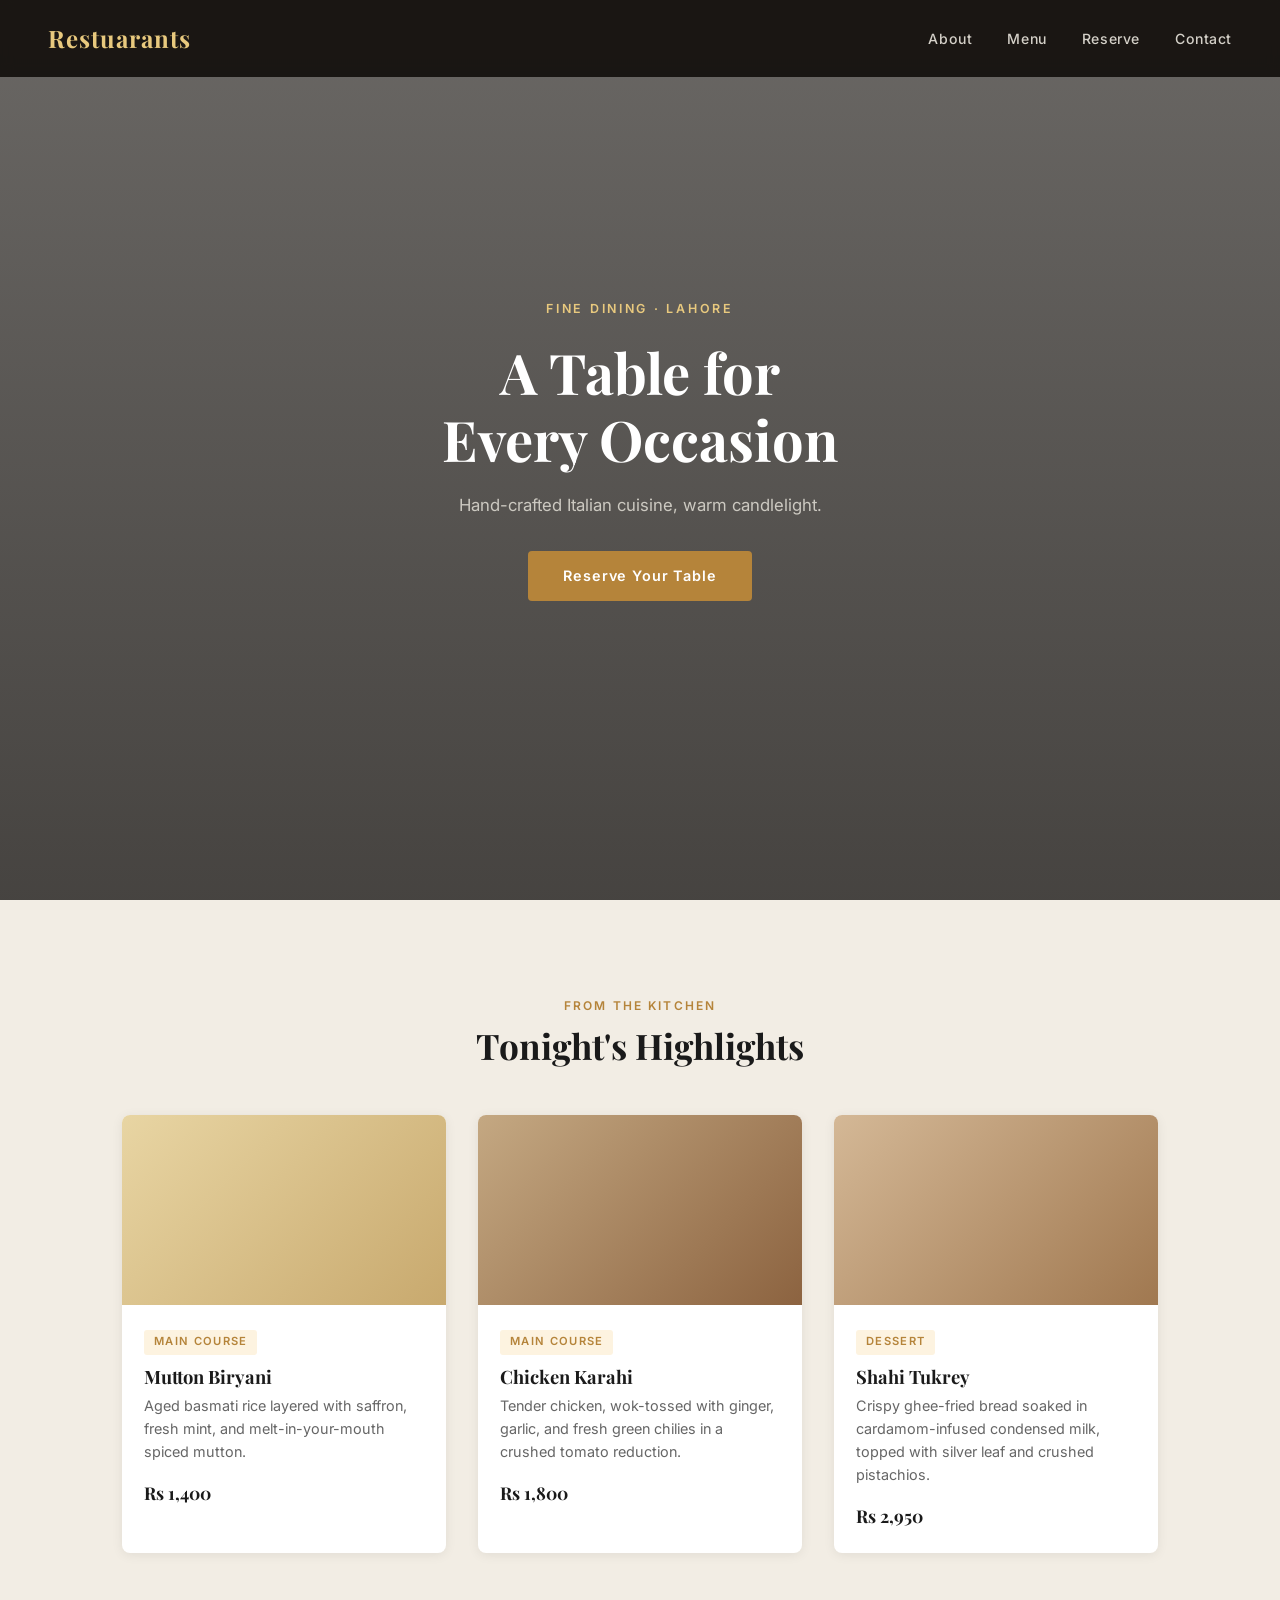
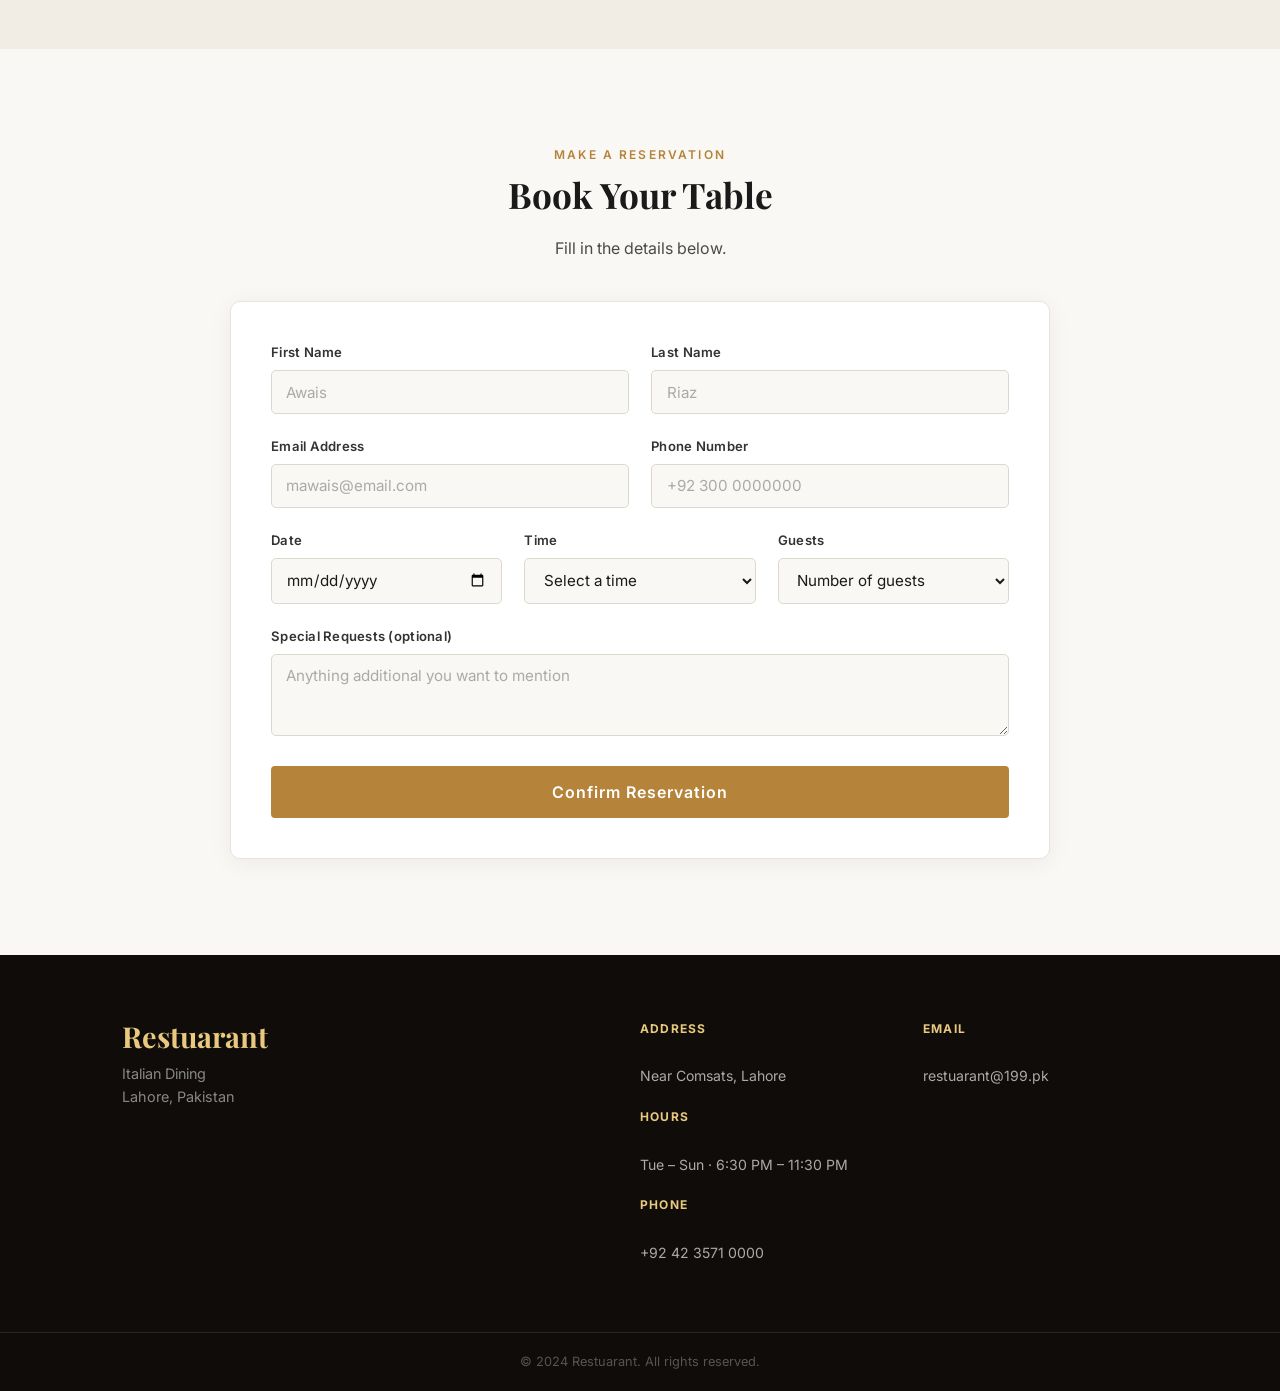
<file: index.html>
<!doctype html>
<html lang="en">
  <head>
    <meta charset="UTF-8" />
    <meta name="viewport" content="width=device-width, initial-scale=1.0" />
    <title>Restaurant</title>
    <link rel="stylesheet" href="style.css" />
    <link
      href="https://fonts.googleapis.com/css2?family=Playfair+Display:wght@400;700&family=Inter:wght@300;400;500;600&display=swap"
      rel="stylesheet"
    />
  </head>
  <body>
    <nav class="navbar">
      <div class="nav-logo">Restuarants</div>
      <ul class="nav-links">
        <li><a href="#about">About</a></li>
        <li><a href="#menu">Menu</a></li>
        <li><a href="#booking">Reserve</a></li>
        <li><a href="#contact">Contact</a></li>
      </ul>
    </nav>

    <section class="hero">
      <div class="hero-overlay"></div>
      <div class="hero-content">
        <p class="hero-eyebrow">Fine Dining · Lahore</p>
        <h1 class="hero-title">A Table for<br />Every Occasion</h1>
        <p class="hero-subtitle">
          Hand-crafted Italian cuisine, warm candlelight.
        </p>
        <a href="#booking" class="btn-primary">Reserve Your Table</a>
      </div>
    </section>

    <!-- menu section -->

    <section class="menu" id="menu">
      <div class="container">
        <span class="section-label center">From the Kitchen</span>
        <h2 class="center">Tonight's Highlights</h2>
        <div class="menu-grid">
          <div class="menu-card">
            <div class="menu-img menu-img-1"></div>
            <div class="menu-info">
              <span class="menu-tag">Main Course</span>
              <h3>Mutton Biryani</h3>
              <p>
                Aged basmati rice layered with saffron, fresh mint, and
                melt-in-your-mouth spiced mutton.
              </p>
              <span class="menu-price">Rs 1,400</span>
            </div>
          </div>

          <div class="menu-card">
            <div class="menu-img menu-img-2"></div>
            <div class="menu-info">
              <span class="menu-tag">Main Course</span>
              <h3>Chicken Karahi</h3>
              <p>
                Tender chicken, wok-tossed with ginger, garlic, and fresh green
                chilies in a crushed tomato reduction.
              </p>
              <span class="menu-price">Rs 1,800</span>
            </div>
          </div>

          <div class="menu-card">
            <div class="menu-img menu-img-3"></div>
            <div class="menu-info">
              <span class="menu-tag">Dessert</span>
              <h3>Shahi Tukrey</h3>
              <p>
                Crispy ghee-fried bread soaked in cardamom-infused condensed
                milk, topped with silver leaf and crushed pistachios.
              </p>
              <span class="menu-price">Rs 2,950</span>
            </div>
          </div>
        </div>
      </div>
    </section>

    <section class="booking" id="booking">
      <div class="container">
        <span class="section-label center">Make a Reservation</span>
        <h2 class="center">Book Your Table</h2>
        <p class="booking-sub center">Fill in the details below.</p>

        <div class="form-card">
          <div class="form-row">
            <div class="form-group">
              <label for="fname">First Name</label>
              <input type="text" id="fname" placeholder="Awais" />
            </div>
            <div class="form-group">
              <label for="lname">Last Name</label>
              <input type="text" id="lname" placeholder="Riaz" />
            </div>
          </div>

          <div class="form-row">
            <div class="form-group">
              <label for="email">Email Address</label>
              <input type="email" id="email" placeholder="mawais@email.com" />
            </div>
            <div class="form-group">
              <label for="phone">Phone Number</label>
              <input type="tel" id="phone" placeholder="+92 300 0000000" />
            </div>
          </div>

          <div class="form-row">
            <div class="form-group">
              <label for="date">Date</label>
              <input type="date" id="date" />
            </div>
            <div class="form-group">
              <label for="time">Time</label>
              <select id="time">
                <option value="">Select a time</option>
                <option>7:00 PM</option>
                <option>7:30 PM</option>
                <option>8:00 PM</option>
                <option>8:30 PM</option>
                <option>9:00 PM</option>
                <option>9:30 PM</option>
              </select>
            </div>
            <div class="form-group">
              <label for="guests">Guests</label>
              <select id="guests">
                <option value="">Number of guests</option>
                <option>1</option>
                <option>2</option>
                <option>3</option>
                <option>4</option>
                <option>5 - 8</option>
                <option>9 or more</option>
              </select>
            </div>
          </div>

          <div class="form-group">
            <label for="notes">Special Requests (optional)</label>
            <textarea
              id="notes"
              rows="3"
              placeholder="Anything additional you want to mention"
            ></textarea>
          </div>

          <button class="btn-primary full-width">Confirm Reservation</button>
        </div>
      </div>
    </section>

    <footer class="footer" id="contact">
      <div class="container footer-grid">
        <div class="footer-brand">
          <h3>Restuarant</h3>
          <p>Italian Dining<br />Lahore, Pakistan</p>
        </div>
        <div class="footer-info">
          <p><strong>Address</strong><br />Near Comsats, Lahore</p>
          <p><strong>Hours</strong><br />Tue – Sun · 6:30 PM – 11:30 PM</p>
          <p><strong>Phone</strong><br />+92 42 3571 0000</p>
        </div>
        <div class="footer-info">
          <p><strong>Email</strong><br />restuarant@199.pk</p>
        </div>
      </div>
      <div class="footer-bottom">
        <p>© 2024 Restuarant. All rights reserved.</p>
      </div>
    </footer>
  </body>
</html>
</file>
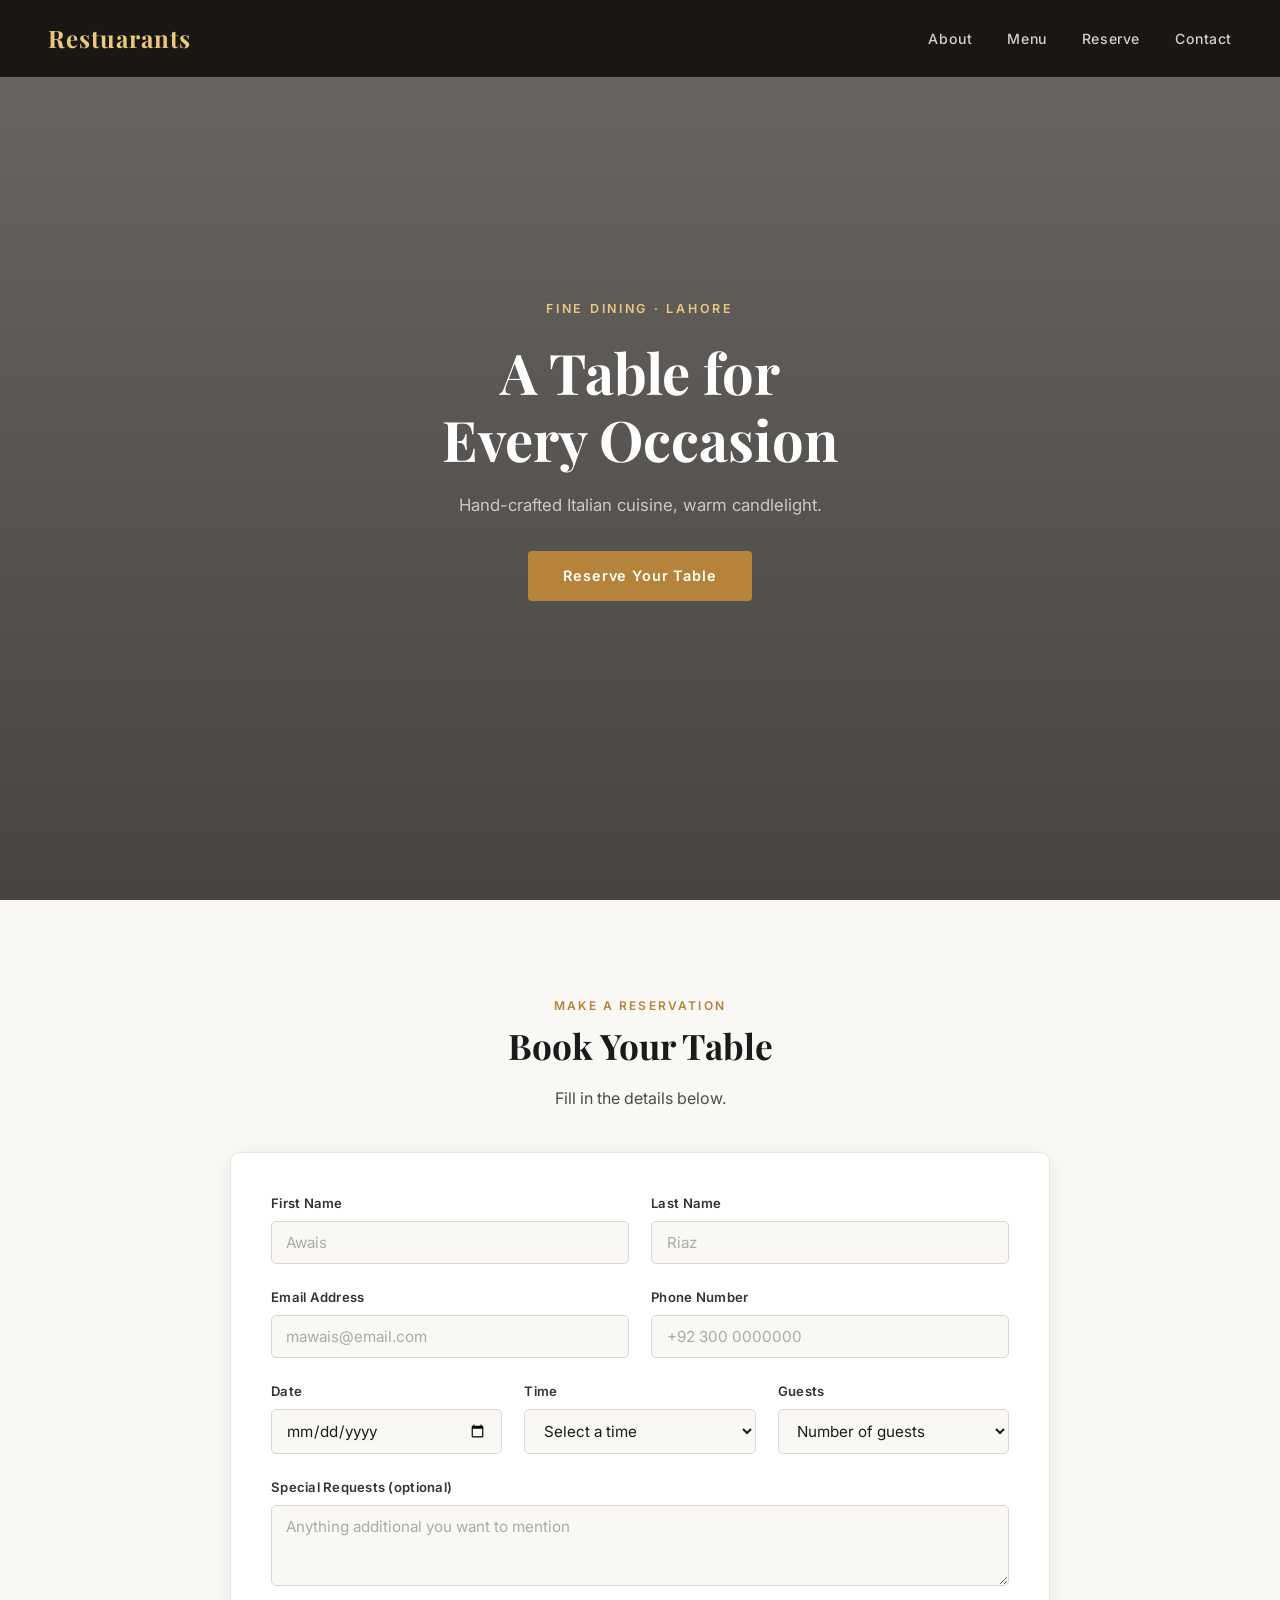
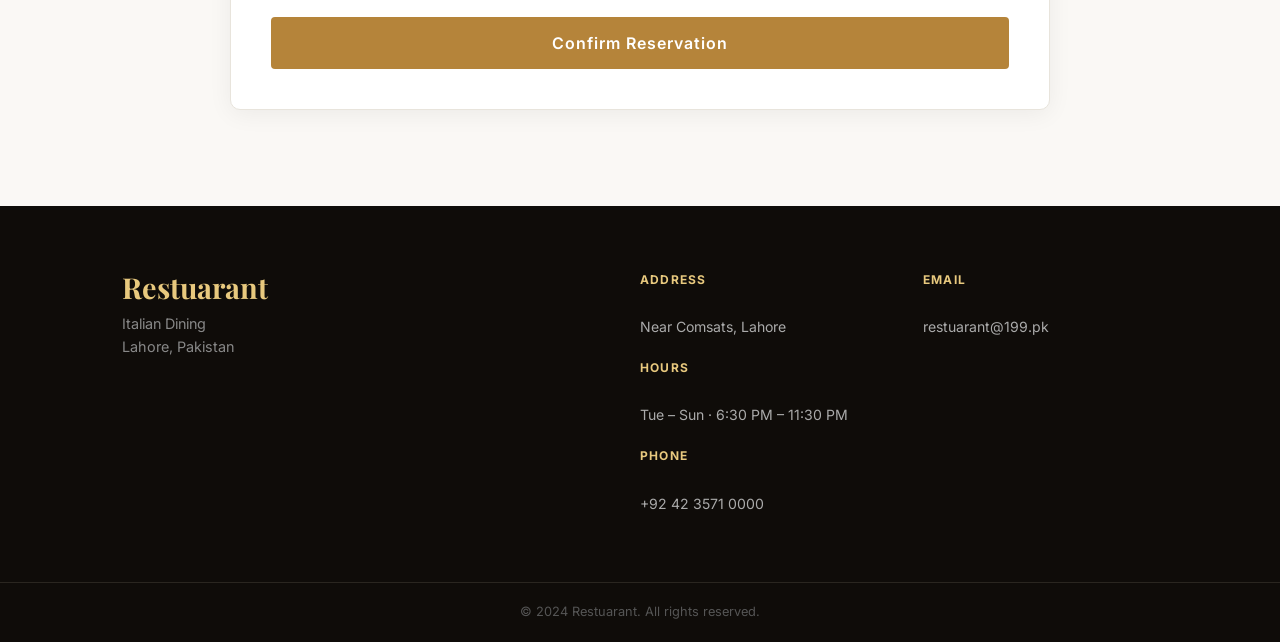
<file: index (4).html>
<!doctype html>
<html lang="en">
  <head>
    <meta charset="UTF-8" />
    <meta name="viewport" content="width=device-width, initial-scale=1.0" />
    <title>Restaurant</title>
    <link rel="stylesheet" href="style.css" />
    <link
      href="https://fonts.googleapis.com/css2?family=Playfair+Display:wght@400;700&family=Inter:wght@300;400;500;600&display=swap"
      rel="stylesheet"
    />
  </head>
  <body>
    <nav class="navbar">
      <div class="nav-logo">Restuarants</div>
      <ul class="nav-links">
        <li><a href="#about">About</a></li>
        <li><a href="#menu">Menu</a></li>
        <li><a href="#booking">Reserve</a></li>
        <li><a href="#contact">Contact</a></li>
      </ul>
    </nav>

    <section class="hero">
      <div class="hero-overlay"></div>
      <div class="hero-content">
        <p class="hero-eyebrow">Fine Dining · Lahore</p>
        <h1 class="hero-title">A Table for<br />Every Occasion</h1>
        <p class="hero-subtitle">
          Hand-crafted Italian cuisine, warm candlelight.
        </p>
        <a href="#booking" class="btn-primary">Reserve Your Table</a>
      </div>
    </section>

    <!-- BOOKING FORM -->
    <section class="booking" id="booking">
      <div class="container">
        <span class="section-label center">Make a Reservation</span>
        <h2 class="center">Book Your Table</h2>
        <p class="booking-sub center">Fill in the details below.</p>

        <div class="form-card">
          <div class="form-row">
            <div class="form-group">
              <label for="fname">First Name</label>
              <input type="text" id="fname" placeholder="Awais" />
            </div>
            <div class="form-group">
              <label for="lname">Last Name</label>
              <input type="text" id="lname" placeholder="Riaz" />
            </div>
          </div>

          <div class="form-row">
            <div class="form-group">
              <label for="email">Email Address</label>
              <input type="email" id="email" placeholder="mawais@email.com" />
            </div>
            <div class="form-group">
              <label for="phone">Phone Number</label>
              <input type="tel" id="phone" placeholder="+92 300 0000000" />
            </div>
          </div>

          <div class="form-row">
            <div class="form-group">
              <label for="date">Date</label>
              <input type="date" id="date" />
            </div>
            <div class="form-group">
              <label for="time">Time</label>
              <select id="time">
                <option value="">Select a time</option>
                <option>7:00 PM</option>
                <option>7:30 PM</option>
                <option>8:00 PM</option>
                <option>8:30 PM</option>
                <option>9:00 PM</option>
                <option>9:30 PM</option>
              </select>
            </div>
            <div class="form-group">
              <label for="guests">Guests</label>
              <select id="guests">
                <option value="">Number of guests</option>
                <option>1</option>
                <option>2</option>
                <option>3</option>
                <option>4</option>
                <option>5 - 8</option>
                <option>9 or more</option>
              </select>
            </div>
          </div>

          <div class="form-group">
            <label for="notes">Special Requests (optional)</label>
            <textarea
              id="notes"
              rows="3"
              placeholder="Anything additional you want to mention"
            ></textarea>
          </div>

          <button class="btn-primary full-width">Confirm Reservation</button>
        </div>
      </div>
    </section>

    <footer class="footer" id="contact">
      <div class="container footer-grid">
        <div class="footer-brand">
          <h3>Restuarant</h3>
          <p>Italian Dining<br />Lahore, Pakistan</p>
        </div>
        <div class="footer-info">
          <p><strong>Address</strong><br />Near Comsats, Lahore</p>
          <p><strong>Hours</strong><br />Tue – Sun · 6:30 PM – 11:30 PM</p>
          <p><strong>Phone</strong><br />+92 42 3571 0000</p>
        </div>
        <div class="footer-info">
          <p><strong>Email</strong><br />restuarant@199.pk</p>
        </div>
      </div>
      <div class="footer-bottom">
        <p>© 2024 Restuarant. All rights reserved.</p>
      </div>
    </footer>
  </body>
</html>
</file>
<file: style.css>
*,
*::before,
*::after {
  box-sizing: border-box;
  margin: 0;
  padding: 0;
}

html {
  scroll-behavior: smooth;
}

body {
  font-family: "Inter", sans-serif;
  font-weight: 400;
  color: #1a1a1a;
  background-color: #faf8f5;
  line-height: 1.6;
}

h1,
h2,
h3 {
  font-family: "Playfair Display", serif;
  line-height: 1.2;
}

h1 {
  font-size: 3.5rem;
  font-weight: 700;
}
h2 {
  font-size: 2.2rem;
  font-weight: 700;
  margin-bottom: 1.2rem;
}
h3 {
  font-size: 1.15rem;
  font-weight: 700;
  margin-bottom: 0.4rem;
}

p {
  font-size: 1rem;
  color: #4a4a4a;
  margin-bottom: 1rem;
}

.center {
  text-align: center;
}

.container {
  max-width: 1100px;
  margin: 0 auto;
  padding: 0 2rem;
}

.section-label {
  display: block;
  font-size: 0.75rem;
  font-weight: 600;
  letter-spacing: 0.18em;
  text-transform: uppercase;
  color: #b5843a;
  margin-bottom: 0.6rem;
}

.section-label.center {
  text-align: center;
}

.btn-primary {
  display: inline-block;
  background-color: #b5843a;
  color: #fff;
  font-family: "Inter", sans-serif;
  font-size: 0.9rem;
  font-weight: 600;
  letter-spacing: 0.06em;
  text-decoration: none;
  padding: 0.85rem 2.2rem;
  border: none;
  border-radius: 4px;
  cursor: pointer;
  transition: background-color 0.25s ease;
}

.btn-primary:hover {
  background-color: #9a6e2f;
}

.btn-primary.full-width {
  width: 100%;
  text-align: center;
  margin-top: 0.5rem;
  padding: 1rem;
  font-size: 1rem;
}

.navbar {
  position: fixed;
  top: 0;
  left: 0;
  width: 100%;
  z-index: 100;
  display: flex;
  justify-content: space-between;
  align-items: center;
  padding: 1.2rem 3rem;
  background-color: rgba(15, 12, 9, 0.88);
  backdrop-filter: blur(6px);
}

.nav-logo {
  font-family: "Playfair Display", serif;
  font-size: 1.5rem;
  font-weight: 700;
  color: #e8c97e;
  letter-spacing: 0.04em;
}

.nav-links {
  list-style: none;
  display: flex;
  gap: 2.2rem;
}

.nav-links a {
  text-decoration: none;
  color: #d4d0c8;
  font-size: 0.88rem;
  font-weight: 500;
  letter-spacing: 0.04em;
  transition: color 0.2s;
}

.nav-links a:hover {
  color: #e8c97e;
}

.hero {
  position: relative;
  height: 100vh;
  min-height: 580px;
  background-image: url("https://images.unsplash.com/photo-1517248135467-4c7edcad34c4?w=1600&auto=format&fit=crop&q=80");
  background-size: cover;
  background-position: center;
  display: flex;
  align-items: center;
  justify-content: center;
}

.hero-overlay {
  position: absolute;
  inset: 0;
  background: linear-gradient(
    to bottom,
    rgba(10, 7, 4, 0.6) 0%,
    rgba(10, 7, 4, 0.75) 100%
  );
}

.hero-content {
  position: relative;
  text-align: center;
  color: #fff;
  max-width: 680px;
  padding: 0 1.5rem;
}

.hero-eyebrow {
  font-size: 0.78rem;
  font-weight: 600;
  letter-spacing: 0.22em;
  text-transform: uppercase;
  color: #e8c97e;
  margin-bottom: 1.2rem;
}

.hero-title {
  color: #fff;
  margin-bottom: 1.2rem;
}

.hero-subtitle {
  font-size: 1.05rem;
  color: #ccc9c1;
  margin-bottom: 2rem;
}

.about {
  padding: 6rem 0;
  background-color: #faf8f5;
}

.about-grid {
  display: flex;
  gap: 5rem;
  align-items: center;
  flex-wrap: wrap;
}

.about-text {
  flex: 1;
  min-width: 280px;
}

.about-text h2 {
  margin-bottom: 1rem;
}

.about-stats {
  flex: 0 0 auto;
  display: grid;
  grid-template-columns: 1fr 1fr;
  gap: 2rem;
}

.stat {
  text-align: center;
  padding: 1.5rem 2rem;
  background: #fff;
  border: 1px solid #e8e4dc;
  border-radius: 6px;
}

.stat-number {
  display: block;
  font-family: "Playfair Display", serif;
  font-size: 2rem;
  font-weight: 700;
  color: #b5843a;
}

.stat-label {
  display: block;
  font-size: 0.78rem;
  font-weight: 500;
  letter-spacing: 0.08em;
  color: #888;
  text-transform: uppercase;
  margin-top: 0.3rem;
}

.menu {
  padding: 6rem 0;
  background-color: #f2ede4;
}

.menu h2 {
  margin-bottom: 3rem;
}

.menu-grid {
  display: grid;
  grid-template-columns: repeat(3, 1fr);
  gap: 2rem;
}

.menu-card {
  background: #fff;
  border-radius: 8px;
  overflow: hidden;
  box-shadow: 0 2px 12px rgba(0, 0, 0, 0.07);
  transition:
    transform 0.25s ease,
    box-shadow 0.25s ease;
}

.menu-card:hover {
  transform: translateY(-4px);
  box-shadow: 0 8px 28px rgba(0, 0, 0, 0.12);
}

.menu-img {
  height: 190px;
  width: 100%;
}

.menu-img-1 {
  background: linear-gradient(135deg, #e8d5a3 0%, #c8a96e 100%);
}

.menu-img-2 {
  background: linear-gradient(135deg, #c4a882 0%, #8c6340 100%);
}

.menu-img-3 {
  background: linear-gradient(135deg, #d4b896 0%, #a07850 100%);
}

.menu-info {
  padding: 1.4rem;
}

.menu-tag {
  display: inline-block;
  font-size: 0.7rem;
  font-weight: 600;
  letter-spacing: 0.12em;
  text-transform: uppercase;
  color: #b5843a;
  background-color: #fdf3e0;
  padding: 0.2rem 0.6rem;
  border-radius: 3px;
  margin-bottom: 0.7rem;
}

.menu-info p {
  font-size: 0.9rem;
  color: #666;
  margin-bottom: 1rem;
}

.menu-price {
  font-family: "Playfair Display", serif;
  font-size: 1.1rem;
  font-weight: 700;
  color: #1a1a1a;
}

.booking {
  padding: 6rem 0;
  background-color: #faf8f5;
}

.booking-sub {
  max-width: 480px;
  margin: 0 auto 2.5rem;
  text-align: center;
}

.form-card {
  background: #fff;
  border: 1px solid #e8e4dc;
  border-radius: 10px;
  padding: 2.5rem;
  max-width: 820px;
  margin: 0 auto;
  box-shadow: 0 4px 24px rgba(0, 0, 0, 0.06);
}

.form-row {
  display: flex;
  gap: 1.4rem;
  margin-bottom: 1.4rem;
  flex-wrap: wrap;
}

.form-group {
  display: flex;
  flex-direction: column;
  flex: 1;
  min-width: 180px;
}

.form-group label {
  font-size: 0.82rem;
  font-weight: 600;
  color: #333;
  margin-bottom: 0.45rem;
  letter-spacing: 0.02em;
}

.form-group input,
.form-group select,
.form-group textarea {
  font-family: "Inter", sans-serif;
  font-size: 0.95rem;
  color: #1a1a1a;
  background-color: #faf8f5;
  border: 1px solid #ddd8ce;
  border-radius: 5px;
  padding: 0.7rem 0.9rem;
  outline: none;
  transition: border-color 0.2s ease;
  resize: vertical;
}

.form-group input::placeholder,
.form-group textarea::placeholder {
  color: #aaa;
}

.form-group input:focus,
.form-group select:focus,
.form-group textarea:focus {
  border-color: #b5843a;
  background-color: #fff;
}

/* Standalone form-group (no row wrapper) */
.form-card > .form-group {
  margin-bottom: 1.4rem;
}

.footer {
  background-color: #0f0c09;
  color: #ccc9c0;
  padding: 4rem 0 0;
}

.footer-grid {
  display: grid;
  grid-template-columns: 2fr 1fr 1fr;
  gap: 3rem;
  padding-bottom: 3rem;
}

.footer-brand h3 {
  font-family: "Playfair Display", serif;
  font-size: 1.8rem;
  color: #e8c97e;
  margin-bottom: 0.5rem;
}

.footer-brand p {
  color: #888;
  font-size: 0.9rem;
}

.footer-info p {
  font-size: 0.88rem;
  color: #aaa;
  margin-bottom: 1.2rem;
}

.footer-info strong {
  display: block;
  color: #e8c97e;
  font-size: 0.75rem;
  letter-spacing: 0.1em;
  text-transform: uppercase;
  margin-bottom: 0.3rem;
}

.footer-bottom {
  border-top: 1px solid #2a2620;
  padding: 1.2rem 2rem;
  text-align: center;
}

.footer-bottom p {
  font-size: 0.8rem;
  color: #555;
  margin: 0;
}

@media (max-width: 900px) {
  h1 {
    font-size: 2.6rem;
  }

  .navbar {
    padding: 1rem 1.5rem;
  }

  .about-grid {
    flex-direction: column;
    gap: 3rem;
  }

  .menu-grid {
    grid-template-columns: 1fr 1fr;
  }

  .footer-grid {
    grid-template-columns: 1fr 1fr;
  }
}

@media (max-width: 600px) {
  h1 {
    font-size: 2rem;
  }
  h2 {
    font-size: 1.7rem;
  }

  .nav-links {
    display: none;
  }

  .menu-grid {
    grid-template-columns: 1fr;
  }

  .form-row {
    flex-direction: column;
  }

  .footer-grid {
    grid-template-columns: 1fr;
  }

  .about-stats {
    grid-template-columns: 1fr 1fr;
    width: 100%;
  }
}
</file>
